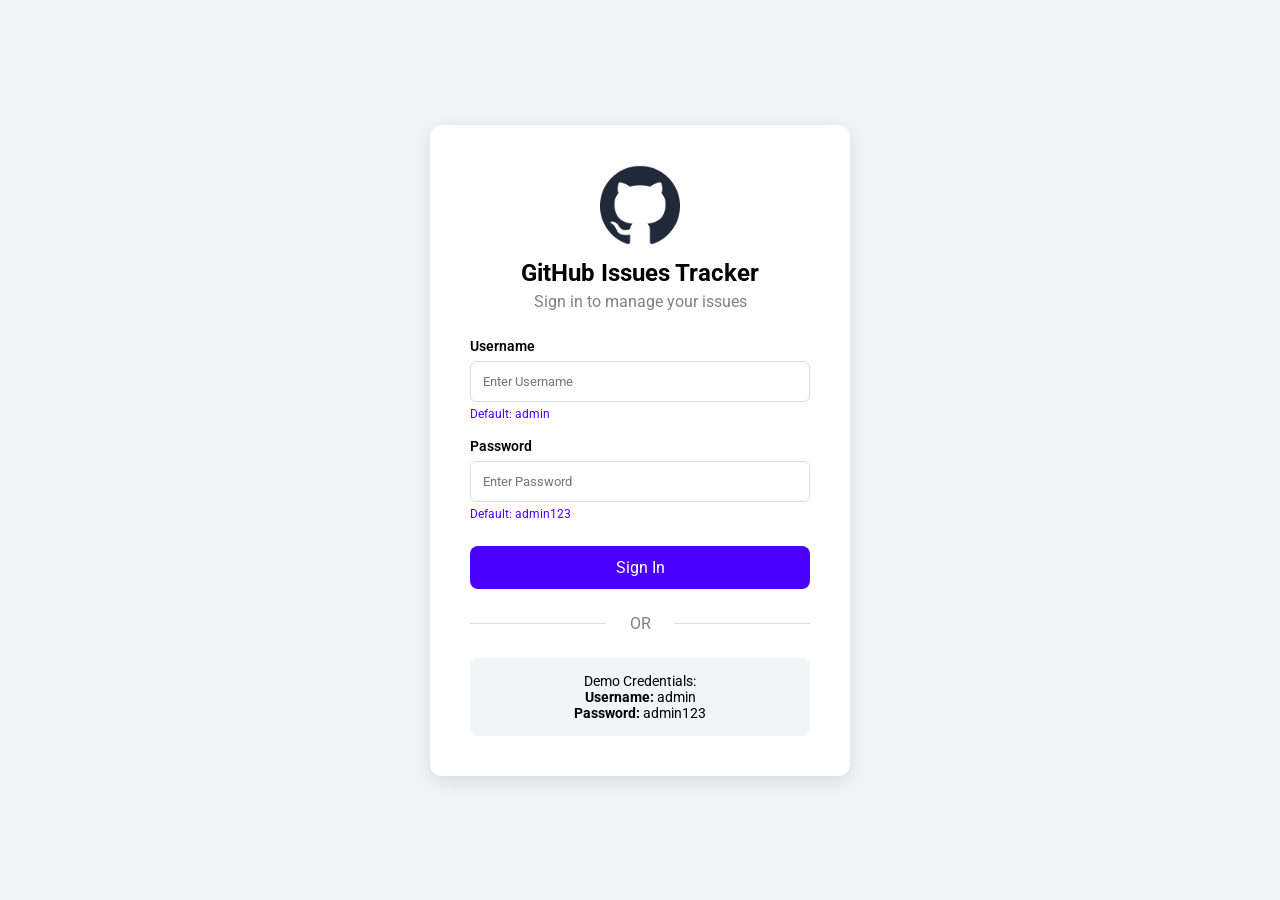
<file: index.html>
<!DOCTYPE html>
<html lang="en">
<head>
    <meta charset="UTF-8">
    <meta name="viewport" content="width=device-width, initial-scale=1.0">
    <title>Github Issue Tracker</title>
    <!-- CSS -->
    <link rel="stylesheet" href="./style.css">
    <link rel="stylesheet" href="./responsive.css">
    <!-- Google Fonts -->
    <link rel="preconnect" href="https://fonts.googleapis.com">
<link rel="preconnect" href="https://fonts.gstatic.com" crossorigin>
<link href="https://fonts.googleapis.com/css2?family=Geist:wght@100..900&family=Inter:ital,opsz,wght@0,14..32,100..900;1,14..32,100..900&family=Roboto:ital,wght@0,100..900;1,100..900&display=swap" rel="stylesheet">
</head>
<body>
    <div class="login-container">

<div class="logo">
<img src="./assets/github-logo.png" alt="" width="80">
</div>

<h2>GitHub Issues Tracker</h2>
<p class="subtitle">Sign in to manage your issues</p>

<form id="loginForm">

<label>Username</label>
<input type="text" id="username" placeholder="Enter Username">

<p class="hint">Default: admin</p>

<label>Password</label>

<div class="password-box">
<input type="password" id="password" placeholder="Enter Password">
</div>

<p class="hint">Default: admin123</p>

<button type="submit" class="login-btn">Sign In</button>

<p id="errorMessage"></p>

</form>

<div class="divider">OR</div>

<div class="demo-box">
<p>Demo Credentials:</p>
<p><b>Username:</b> admin</p>
<p><b>Password:</b> admin123</p>
</div>

</div>
 <!-- JavaScript -->
 <script src="./script.js"></script>
</body>
</html>
</file>
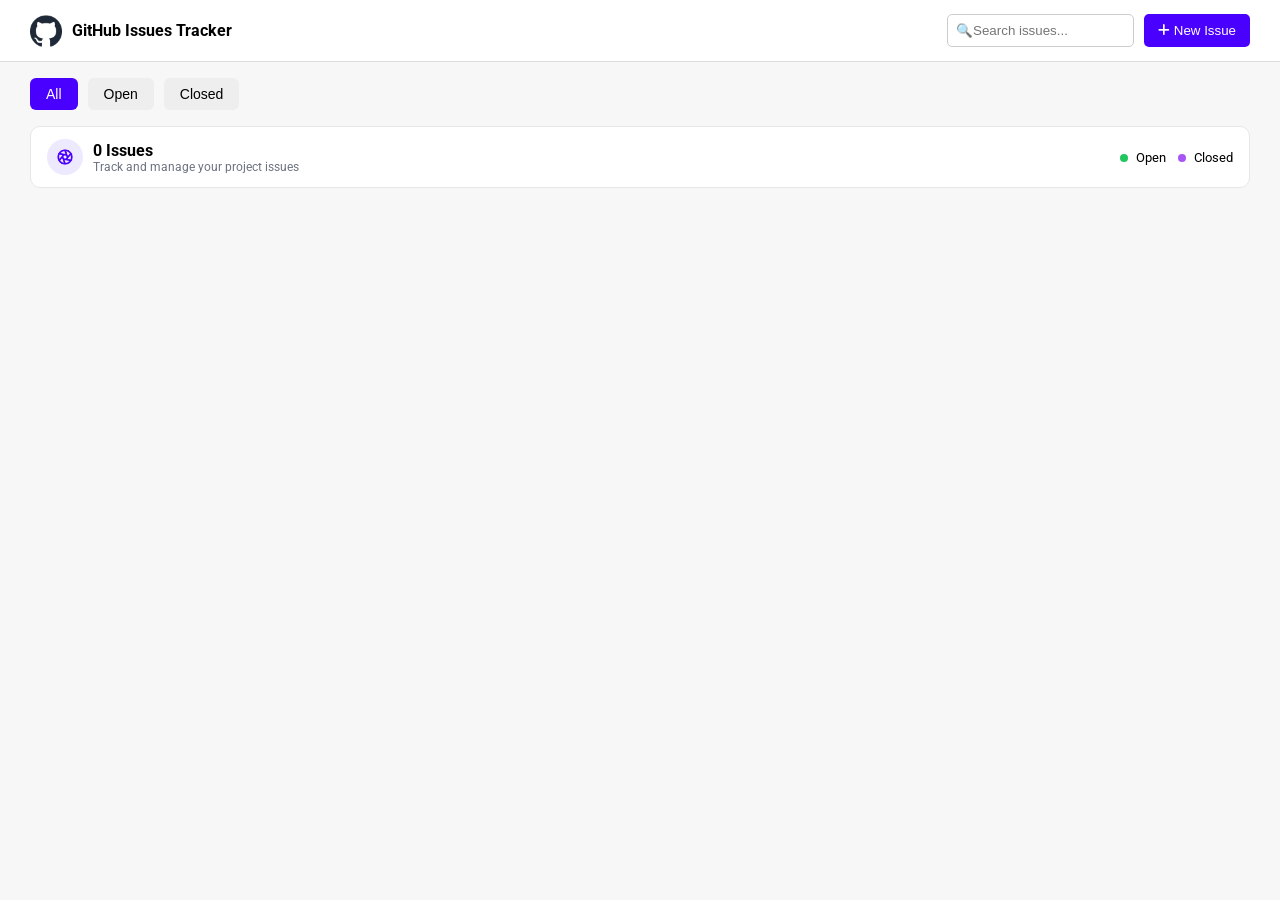
<file: dashboard.html>
<!DOCTYPE html>
<html lang="en">
<head>
  <meta charset="UTF-8">
  <meta name="viewport" content="width=device-width, initial-scale=1.0">
  <title>GitHub Issues Tracker</title>
  <!--css-->
  <link rel="stylesheet" href="dashboard.css" />
  <link rel="stylesheet" href="./responsive.css">
    <!-- Google Fonts -->
     <link rel="preconnect" href="https://fonts.googleapis.com">
<link rel="preconnect" href="https://fonts.gstatic.com" crossorigin>
<link href="https://fonts.googleapis.com/css2?family=Geist:wght@100..900&family=Inter:ital,opsz,wght@0,14..32,100..900;1,14..32,100..900&family=Roboto:ital,wght@0,100..900;1,100..900&display=swap" rel="stylesheet">
    <!--font awesome-->
    <link rel="stylesheet" href="https://cdnjs.cloudflare.com/ajax/libs/font-awesome/6.0.0-beta3/css/all.min.css">
</head>
<body>

<!----NavBar---->
  <nav class="navbar">
    <div class="logo">
      <img src="assets/github-logo.png" alt="GitHub Logo" />
      <span>GitHub Issues Tracker</span>
    </div>

    <div class="search-box">
      <input type="text" id="searchInput" placeholder="🔍Search issues..." />
      <button id="newissueBtn"><i class="fa-solid fa-plus"></i> New Issue</button>
    </div>
  </nav>

  <!----Filter Tabs---->
  <div class="tabs">
    <button class="tab active" data-tab="all">All</button>
    <button class="tab" data-tab="open">Open</button>
    <button class="tab" data-tab="closed">Closed</button>
  </div>

<!----Issues Header---->
  <div class="issues-header">
    <div class="issues-left">
      <div class="issue-icon-box">
        <img src="assets/Aperture.png" alt="Issues Icon" />
      </div>
      <div>
        <h3><span id="issueCount">0</span> Issues</h3>
        <p>Track and manage your project issues</p>
      </div>
    </div>

    <div class="issues-right">
      <span class="legend">
        <span class="dot open-dot"></span> Open
      </span>
      <span class="legend">
        <span class="dot closed-dot"></span> Closed
      </span>
    </div>
  </div>

<!----Issue Cards Grid---->
  <div id="issueList" class="issue-list"></div>

  <script src="dashboard.js"></script>


</body>
</html>
</file>
<file: style.css>
*{
margin:0;
padding:0;
box-sizing:border-box;
font-family: "Roboto", sans-serif;
font-optical-sizing: auto;
}

body{
background:#f3f4f6;
height:100vh;
display:flex;
justify-content:center;
align-items:center;
}

.login-container{
width:420px;
background:white;
padding:40px;
border-radius:12px;
box-shadow:0 5px 20px rgba(22, 22, 22, 0.108);
text-align:center;
}

.logo{
margin-bottom:10px;
}

h2{
margin-bottom:5px;
}

.subtitle{
color:gray;
margin-bottom:25px;
}

form{
text-align:left;
}

label{
font-size:14px;
font-weight:600;
}

input{
width:100%;
padding:12px;
margin-top:6px;
margin-bottom:5px;
border:1px solid #ddd;
border-radius:6px;
}

.password-box{
display:flex;
gap:10px;
}

.password-box button{
padding:10px;
border:none;
background:#ddd;
border-radius:6px;
cursor:pointer;
}

.hint{
color:#4A00FF;
font-size:12px;
margin-bottom:15px;
}

.login-btn{
width:100%;
padding:12px;
border:none;
border-radius:8px;
background:#4A00FF;
color:white;
font-size:16px;
cursor:pointer;
margin-top:10px;
}

.login-btn:hover{
opacity:.9;
}

#errorMessage{
color:red;
margin-top:10px;
}

.divider{
margin:25px 0;
position:relative;
color:gray;
text-align:center;
}

.divider::before,
.divider::after{
content:"";
position:absolute;
width:40%;
height:1px;
background:#ddd;
top:50%;
}

.divider::before{
left:0;
}

.divider::after{
right:0;
}

.demo-box{
background:#f3f4f6;
padding:15px;
border-radius:8px;
font-size:14px;
}
</file>
<file: responsive.css>
@media (max-width: 576px) {

  .navbar {
    flex-direction: column;
    align-items: flex-start;
    gap: 10px;
    padding: 12px 16px;
  }

  .logo {
    width: 100%;
  }


  .search-box {
    width: 100%;
    display: flex;
  }

  .search-box input {
    flex: 1;
    width: 100%;
  }

  .tabs {
    flex-wrap: wrap;
    padding: 12px 16px;
    gap: 8px;
  }

  .issues-header {
    margin: 0 16px;
    flex-direction: column;
    align-items: flex-start;
    gap: 8px;
  }

  .issue-list {
    grid-template-columns: 1fr;
    padding: 16px;
  }

}
</file>
<file: dashboard.css>
/*----Base----*/
* {
  padding: 0;
  margin: 0;
  box-sizing: border-box;
}

body {
  font-family: "Roboto", sans-serif;
  background: #f7f7f8;
  margin: 0;
}

/*----NavBar----*/
.navbar {
  display: flex;
  justify-content: space-between;
  align-items: center;
  padding: 14px 30px;
  background: rgb(255, 255, 255);
  border-bottom: 1px solid #ddd;
}

.logo {
  display: flex;
  align-items: center;
  gap: 10px;
  font-weight: bold;
}

.logo img {
  width: 32px;
}

/*----Search Box----*/
.search-box {
  display: flex;
  gap: 10px;
}

.search-box input {
  padding: 8px;
  border: 1px solid #ccc;
  border-radius: 5px;
}

.search-box button {
  padding: 8px 14px;
  background: #4A00FF;
  color: white;
  border: none;
  border-radius: 5px;
  cursor: pointer;
}

.search-box button:hover {
  background: #4A00FF;
}

/*----Filter Tabs----*/
.tabs {
  display: flex;
  gap: 10px;
  padding: 16px 30px;
}

.tab {
  padding: 8px 16px;
  border: none;
  background: #eee;
  cursor: pointer;
  border-radius: 6px;
  font-size: 14px;
  transition: background 0.2s;
}

.tab:hover {
  background: #ddd;
}

.tab.active {
  background: #4A00FF;
  color: white;
}

/*----Issues Header----*/
.issues-header {
  background: white;
  margin: 0 30px;
  padding: 12px 16px;
  border-radius: 10px;
  border: 1px solid #e5e7eb;
  display: flex;
  justify-content: space-between;
  align-items: center;
}

.issues-left {
  display: flex;
  align-items: center;
  gap: 10px;
}

.issue-icon-box {
  width: 36px;
  height: 36px;
  background: #ede9fe;
  border-radius: 50%;
  display: flex;
  justify-content: center;
  align-items: center;
}

.issue-icon-box img {
  width: 18px;
}

.issues-left h3 {
  margin: 0;
  font-size: 16px;
}

.issues-left p {
  margin: 0;
  font-size: 12px;
  color: #6b7280;
}

/*----Legend(Open /Closed dots)----*/
.issues-right {
  display: flex;
  gap: 12px;
  font-size: 13px;
}

.dot {
  width: 8px;
  height: 8px;
  border-radius: 50%;
  display: inline-block;
  margin-right: 5px;
}

.open-dot   { background: #22c55e; }
.closed-dot { background: #A855F7; }

/*----Issue Cards Grid----*/
.issue-list {
  padding: 20px 30px;
  display: grid;
  grid-template-columns: repeat(4, 1fr);
  gap: 20px;
}

/*----Single Issue Card----*/
.issue-card {
  background: #e7f4ed;
  border-radius: 12px;
  border: 1px solid #e5e7eb;
  padding: 16px;
  display: flex;
  flex-direction: column;
  gap: 10px;
  box-shadow: 0 3px 8px rgba(0, 0, 0, 0.05);
  transition: box-shadow 0.2s;
}

.issue-card:hover {
  box-shadow: 0 6px 16px rgba(0, 0, 0, 0.1);
}

/*----Top border colour by status----*/
.issue-card.open   { border-top: 4px solid #10b981; }
.issue-card.closed { border-top: 4px solid #A855F7; }

/*----Top Row (icon + priority)----*/
.issue-top {
  display: flex;
  justify-content: space-between;
  align-items: center;
  margin-bottom: 6px;
}

.status-icon img {
  width: 18px;
}

/*----Priority Badge----*/
.priority {
  font-size: 11px;
  padding: 4px 10px;
  border-radius: 20px;
  font-weight: 600;
}

.priority.high   { background: #fee2e2; color: #ec3030; }
.priority.medium { background: #fef3c7; color: #e19004; }
.priority.low    { background: #e5e7eb; color: #586784; }

/*----Title & Description----*/
.issue-title {
  font-weight: 600;
  font-size: 14px;
}

.issue-desc {
  font-size: 13px;
  color: #4c4747;
}

/*----Tags----*/
.tags {
  display: flex;
  gap: 6px;
  flex-wrap: wrap;
}

.tag {
  font-size: 11px;
  padding: 4px 8px;
  border-radius: 20px;
}

.bug         { background: #fee2e2; color: #dc2626; }
.help        { background: #fef3c7; color: #d97706; }
.enhancement { background: #d1fae5; color: #059669; }

/*----Footer----*/
.issue-footer {
  display: flex;
  justify-content: space-between;
  font-size: 12px;
  color: #6b7280;
  margin-top: 10px;
}
</file>
